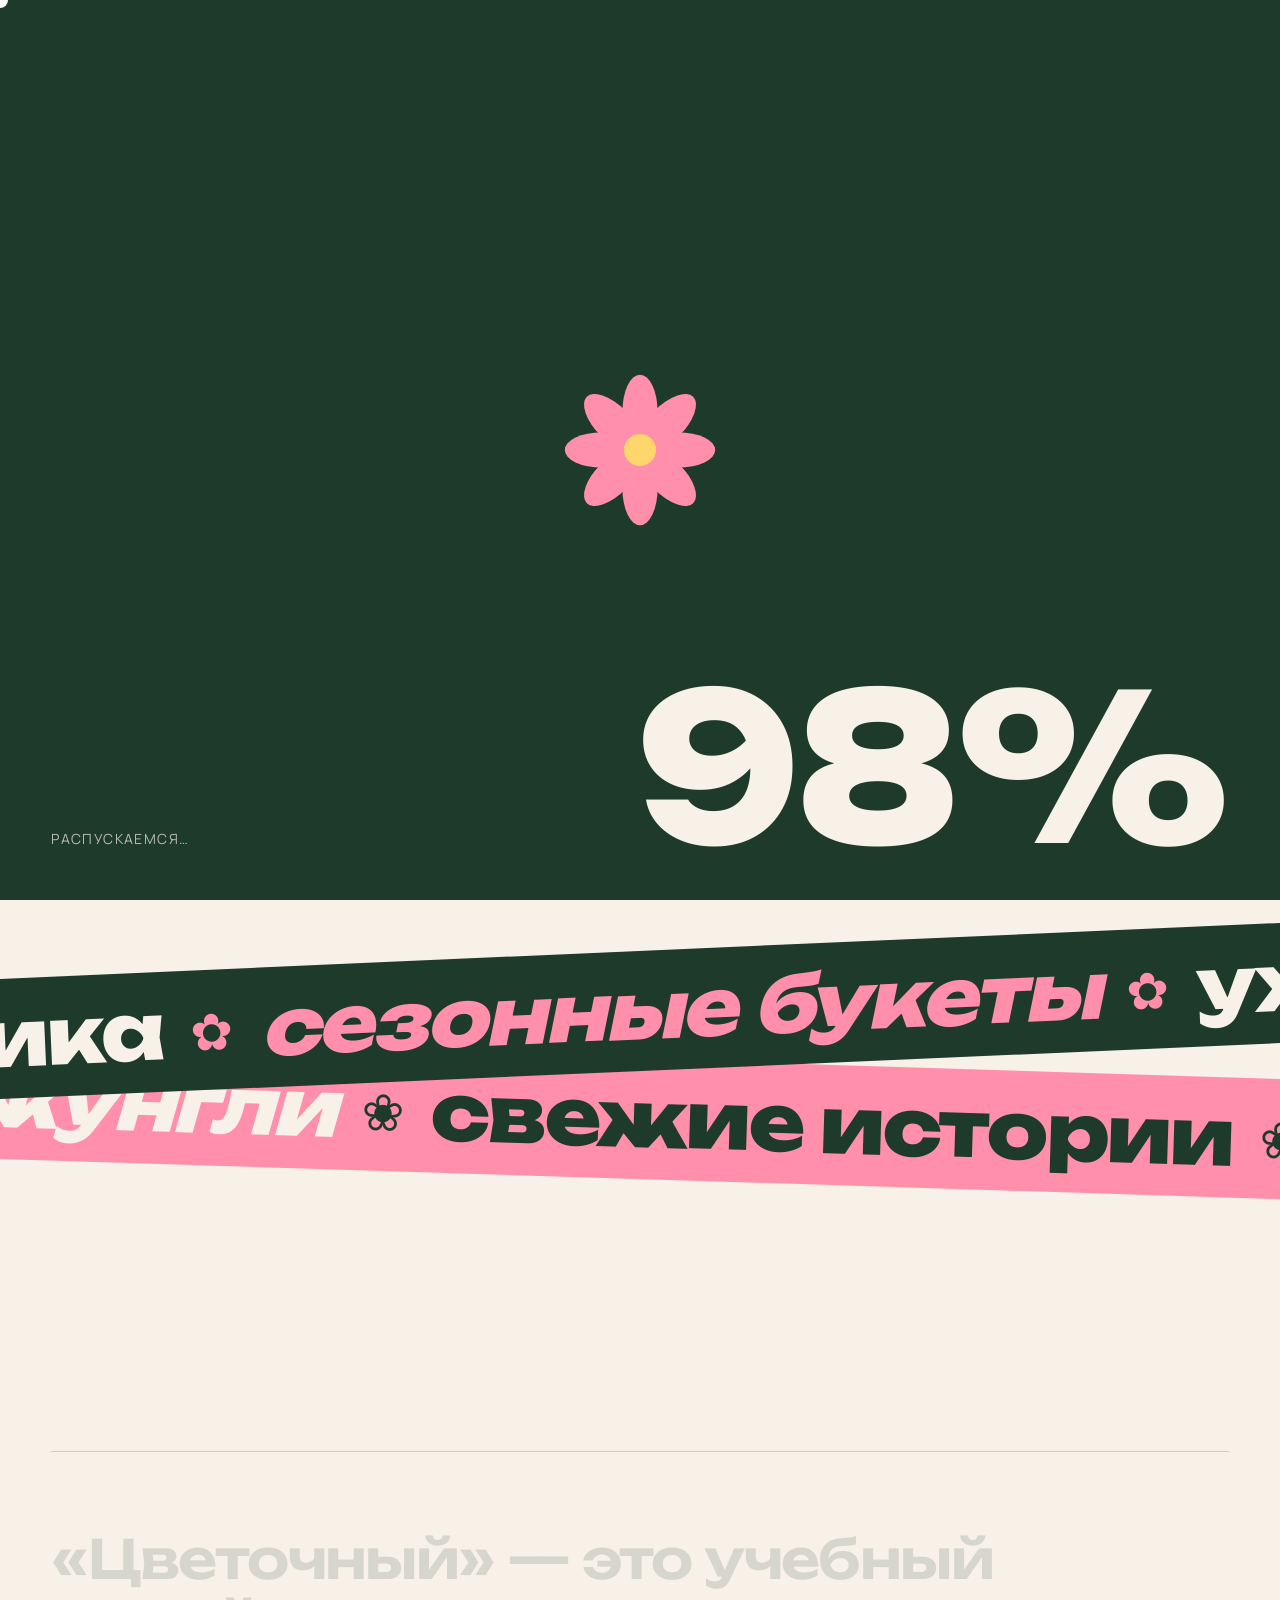
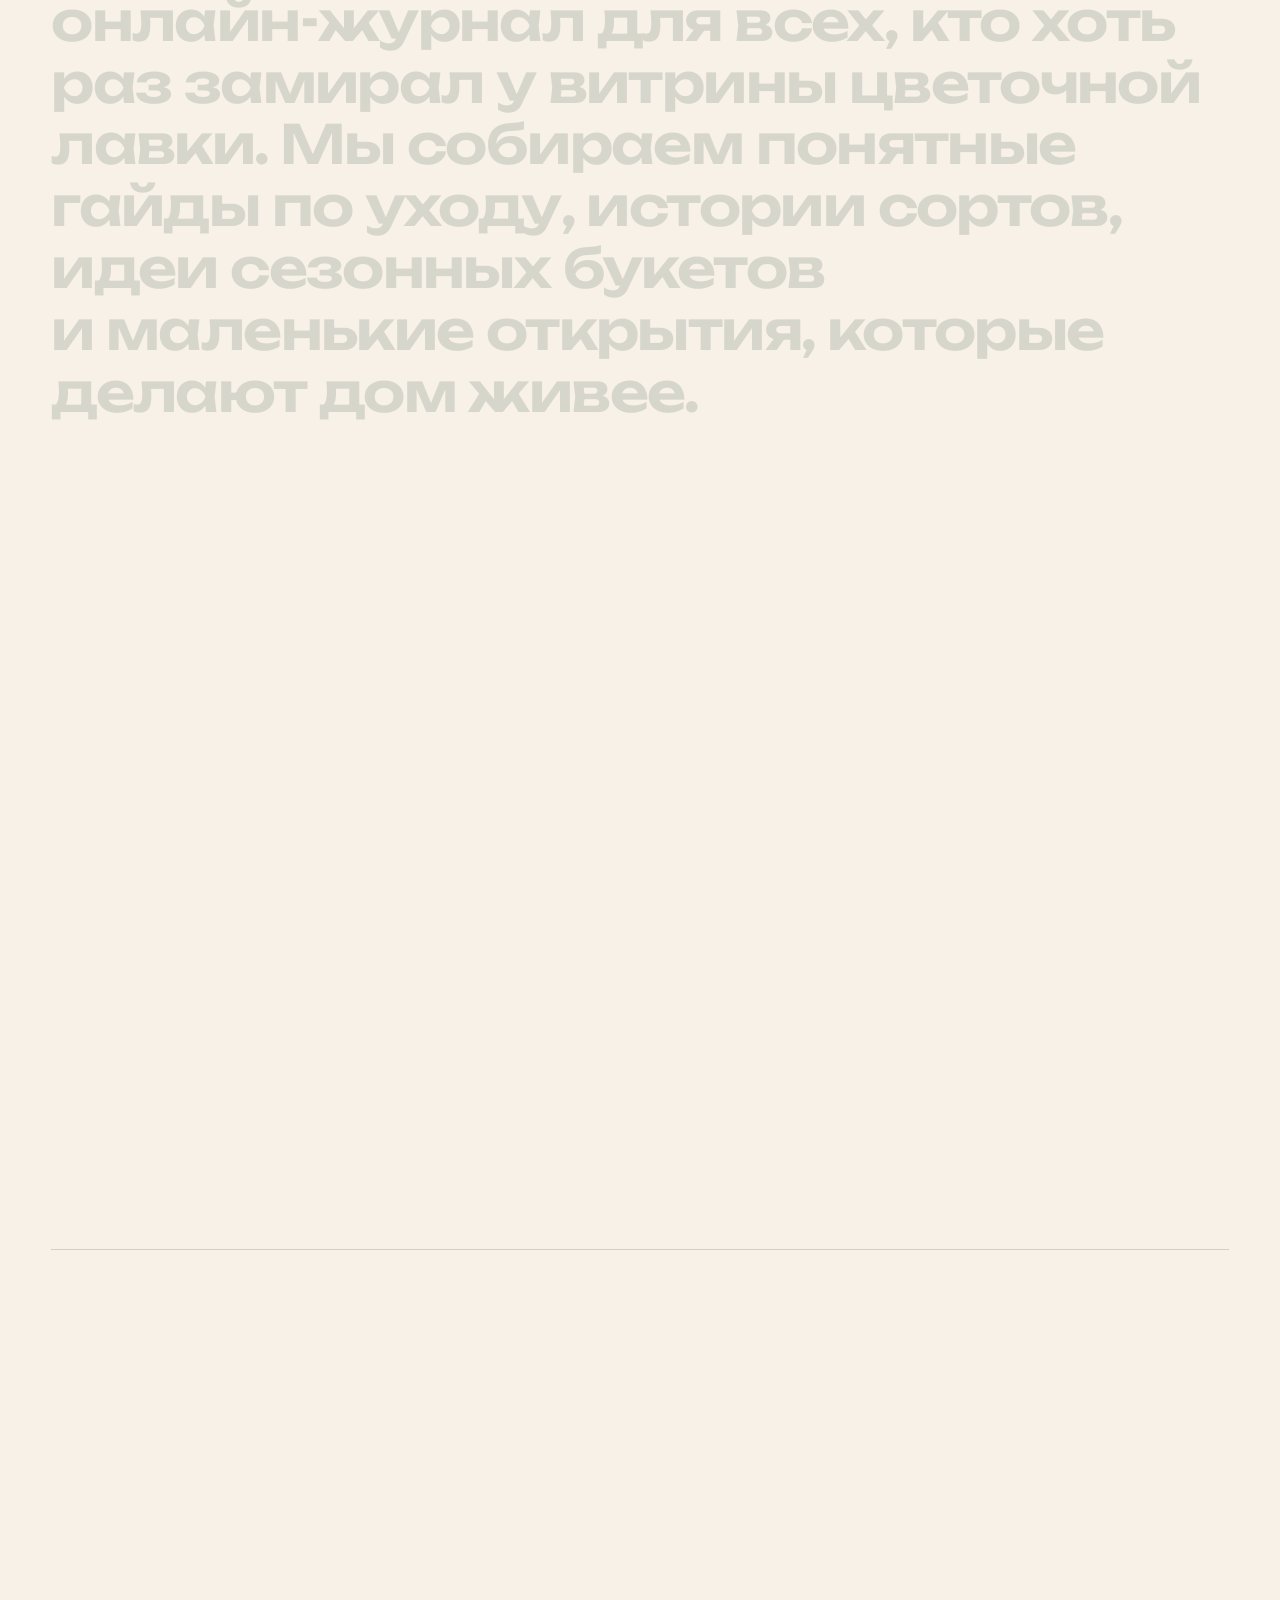
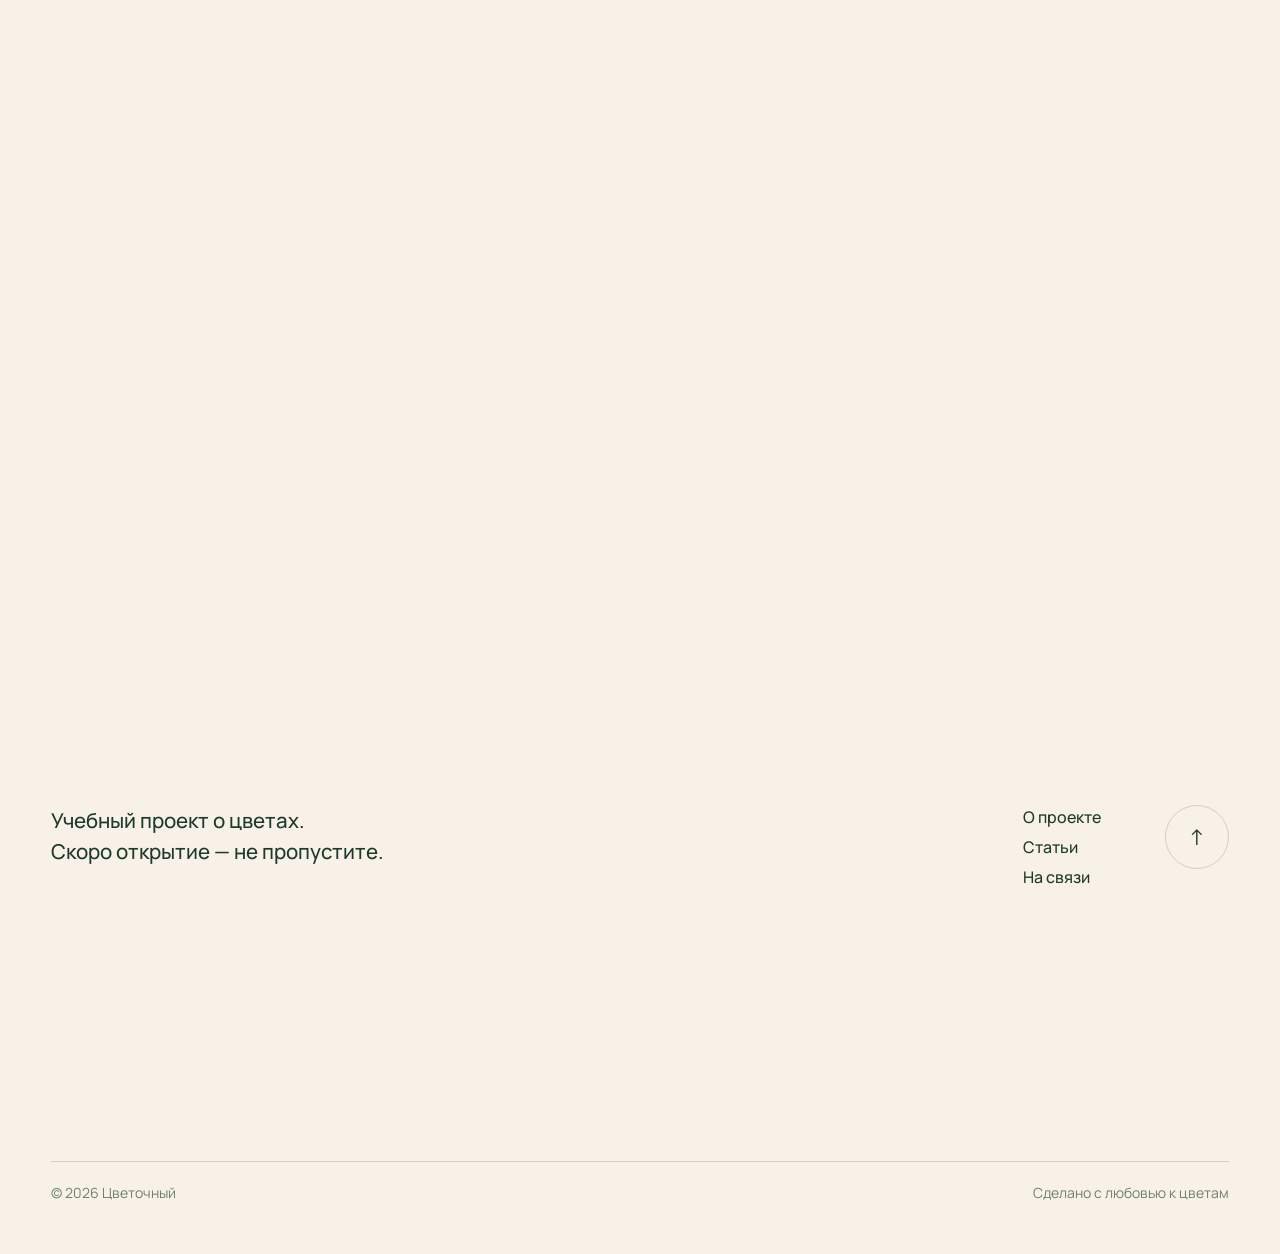
<file: tsvetochny/index.html>
<!DOCTYPE html>
<html lang="ru">
<head>
  <meta charset="UTF-8">
  <meta name="viewport" content="width=device-width, initial-scale=1">
  <title>Цветочный — скоро открытие</title>
  <meta name="description" content="Цветочный — учебный проект о цветах, флористике и уходе за растениями. Скоро открытие.">
  <meta name="theme-color" content="#f7f1e8">
  <link rel="stylesheet" href="css/fonts.css">
  <link rel="stylesheet" href="css/style.css">
</head>
<body class="page page--loading">
  <div class="loader">
    <div class="loader__flower">
      <svg class="flower flower--spin" viewBox="0 0 200 200">
        <g class="flower__petals">
          <ellipse cx="100" cy="52" rx="22" ry="46"/>
          <ellipse cx="100" cy="52" rx="22" ry="46" transform="rotate(45 100 100)"/>
          <ellipse cx="100" cy="52" rx="22" ry="46" transform="rotate(90 100 100)"/>
          <ellipse cx="100" cy="52" rx="22" ry="46" transform="rotate(135 100 100)"/>
          <ellipse cx="100" cy="52" rx="22" ry="46" transform="rotate(180 100 100)"/>
          <ellipse cx="100" cy="52" rx="22" ry="46" transform="rotate(225 100 100)"/>
          <ellipse cx="100" cy="52" rx="22" ry="46" transform="rotate(270 100 100)"/>
          <ellipse cx="100" cy="52" rx="22" ry="46" transform="rotate(315 100 100)"/>
        </g>
        <circle class="flower__center" cx="100" cy="100" r="20"/>
      </svg>
    </div>
    <p class="loader__counter"><span class="loader__value">0</span>%</p>
    <p class="loader__caption">распускаемся…</p>
  </div>
  <div class="cursor">
    <span class="cursor__circle"></span>
    <span class="cursor__label"></span>
  </div>
  <header class="header">
    <div class="header__inner">
      <a class="logo header__logo" href="#top">
        <svg class="logo__icon" viewBox="0 0 200 200">
          <g>
            <ellipse cx="100" cy="52" rx="24" ry="46"/>
            <ellipse cx="100" cy="52" rx="24" ry="46" transform="rotate(72 100 100)"/>
            <ellipse cx="100" cy="52" rx="24" ry="46" transform="rotate(144 100 100)"/>
            <ellipse cx="100" cy="52" rx="24" ry="46" transform="rotate(216 100 100)"/>
            <ellipse cx="100" cy="52" rx="24" ry="46" transform="rotate(288 100 100)"/>
          </g>
        </svg>
        <span class="logo__text">цветочный</span>
      </a>
      <nav class="nav header__nav">
        <a class="nav__link" href="#about"><span class="nav__text">О проекте</span></a>
        <a class="nav__link" href="#articles"><span class="nav__text">Статьи</span></a>
        <a class="nav__link" href="#contact"><span class="nav__text">На связи</span></a>
      </nav>
      <a class="button button--small header__button magnetic" href="#contact">
        <span class="button__text">Подписаться</span>
      </a>
      <button class="burger header__burger" type="button">
        <span class="burger__line"></span>
        <span class="burger__line"></span>
      </button>
    </div>
  </header>
  <div class="menu">
    <nav class="menu__nav">
      <a class="menu__link" href="#about"><span class="menu__index">01</span>О проекте</a>
      <a class="menu__link" href="#articles"><span class="menu__index">02</span>Статьи</a>
      <a class="menu__link" href="#contact"><span class="menu__index">03</span>На связи</a>
    </nav>
    <p class="menu__footer">учебный проект · 2026</p>
  </div>

  <main class="main" id="top">
    <section class="hero theme theme--light">
      <div class="hero__decor">
        <svg class="hero__blob fade" viewBox="0 0 200 200">
          <path d="M100,20 C145,20 180,55 180,100 C180,145 145,180 100,180 C55,180 20,145 20,100 C20,55 55,20 100,20 Z">
            <animate attributeName="d" dur="9s" repeatCount="indefinite"
              values="M100,20 C145,20 180,55 180,100 C180,145 145,180 100,180 C55,180 20,145 20,100 C20,55 55,20 100,20 Z;
                      M110,15 C150,35 195,60 175,105 C160,150 140,190 95,175 C50,165 15,140 25,95 C35,50 70,5 110,15 Z;
                      M100,30 C160,10 190,70 170,110 C150,160 120,185 90,170 C40,160 10,130 30,90 C45,50 60,40 100,30 Z;
                      M100,20 C145,20 180,55 180,100 C180,145 145,180 100,180 C55,180 20,145 20,100 C20,55 55,20 100,20 Z"/>
          </path>
        </svg>
        <svg class="flower hero__flower hero__flower--big fade" viewBox="0 0 200 200">
          <g class="flower__petals">
            <ellipse cx="100" cy="52" rx="22" ry="46"/>
            <ellipse cx="100" cy="52" rx="22" ry="46" transform="rotate(45 100 100)"/>
            <ellipse cx="100" cy="52" rx="22" ry="46" transform="rotate(90 100 100)"/>
            <ellipse cx="100" cy="52" rx="22" ry="46" transform="rotate(135 100 100)"/>
            <ellipse cx="100" cy="52" rx="22" ry="46" transform="rotate(180 100 100)"/>
            <ellipse cx="100" cy="52" rx="22" ry="46" transform="rotate(225 100 100)"/>
            <ellipse cx="100" cy="52" rx="22" ry="46" transform="rotate(270 100 100)"/>
            <ellipse cx="100" cy="52" rx="22" ry="46" transform="rotate(315 100 100)"/>
          </g>
          <circle class="flower__center" cx="100" cy="100" r="20"/>
        </svg>
        <svg class="flower flower--lilac hero__flower hero__flower--small fade" viewBox="0 0 200 200">
          <g class="flower__petals">
            <ellipse cx="100" cy="52" rx="26" ry="46"/>
            <ellipse cx="100" cy="52" rx="26" ry="46" transform="rotate(72 100 100)"/>
            <ellipse cx="100" cy="52" rx="26" ry="46" transform="rotate(144 100 100)"/>
            <ellipse cx="100" cy="52" rx="26" ry="46" transform="rotate(216 100 100)"/>
            <ellipse cx="100" cy="52" rx="26" ry="46" transform="rotate(288 100 100)"/>
          </g>
          <circle class="flower__center" cx="100" cy="100" r="18"/>
        </svg>
      </div>
      <div class="hero__inner">
        <p class="hero__eyebrow split split--words">учебный проект · сезон 2026</p>

        <h1 class="hero__title">
          <span class="hero__line split split--chars split--hover">Цветоч</span>
          <span class="hero__line hero__line--shift">
            <span class="split split--chars split--hover split--delay">ный</span>
            <span class="hero__asterisk fade">✿</span>
          </span>
        </h1>

        <div class="hero__bottom">
          <p class="hero__text split split--words split--delay">
            Журнал о&nbsp;цветах, букетах и&nbsp;тех, кто их&nbsp;выращивает. Мы&nbsp;ещё поливаем
            первые ростки&nbsp;— скоро здесь всё расцветёт.
          </p>

          <a class="badge hero__badge" href="#contact">
            <svg class="badge__ring" viewBox="0 0 200 200">
              <defs>
                <path id="badge-circle" d="M100,100 m-78,0 a78,78 0 1,1 156,0 a78,78 0 1,1 -156,0"/>
              </defs>
              <text class="badge__text">
                <textPath href="#badge-circle">скоро открытие ✿ скоро открытие ✿ скоро открытие ✿</textPath>
              </text>
            </svg>
            <span class="badge__center">✿</span>
          </a>

          <a class="scroll-hint hero__scroll" href="#about">
            <span class="scroll-hint__text">листайте</span>
            <span class="scroll-hint__line"></span>
          </a>
        </div>
      </div>
    </section>
    <section class="marquee">
      <div class="marquee__row">
        <div class="marquee__track">
          <span class="marquee__item">флористика</span><span class="marquee__star">✿</span>
          <span class="marquee__item marquee__item--accent">сезонные букеты</span><span class="marquee__star">✿</span>
          <span class="marquee__item">уход за растениями</span><span class="marquee__star">✿</span>
          <span class="marquee__item marquee__item--accent">язык цветов</span><span class="marquee__star">✿</span>
        </div>
        <div class="marquee__track">
          <span class="marquee__item">флористика</span><span class="marquee__star">✿</span>
          <span class="marquee__item marquee__item--accent">сезонные букеты</span><span class="marquee__star">✿</span>
          <span class="marquee__item">уход за растениями</span><span class="marquee__star">✿</span>
          <span class="marquee__item marquee__item--accent">язык цветов</span><span class="marquee__star">✿</span>
        </div>
      </div>
      <div class="marquee__row marquee__row--reverse">
        <div class="marquee__track">
          <span class="marquee__item">свежие истории</span><span class="marquee__star">❀</span>
          <span class="marquee__item marquee__item--accent">садовые советы</span><span class="marquee__star">❀</span>
          <span class="marquee__item">скоро открытие</span><span class="marquee__star">❀</span>
          <span class="marquee__item marquee__item--accent">комнатные джунгли</span><span class="marquee__star">❀</span>
        </div>
        <div class="marquee__track">
          <span class="marquee__item">свежие истории</span><span class="marquee__star">❀</span>
          <span class="marquee__item marquee__item--accent">садовые советы</span><span class="marquee__star">❀</span>
          <span class="marquee__item">скоро открытие</span><span class="marquee__star">❀</span>
          <span class="marquee__item marquee__item--accent">комнатные джунгли</span><span class="marquee__star">❀</span>
        </div>
      </div>
    </section>
    <section class="about section theme theme--light" id="about">
      <div class="section__head">
        <p class="section__label reveal">(01) О проекте</p>
        <p class="section__note reveal">что мы выращиваем</p>
      </div>

      <p class="about__lead">
        «Цветочный»&nbsp;— это учебный онлайн-журнал для всех, кто хоть раз замирал
        у&nbsp;витрины цветочной лавки. Мы&nbsp;собираем понятные гайды по&nbsp;уходу,
        истории сортов, идеи сезонных букетов и&nbsp;маленькие открытия, которые
        делают дом живее.
      </p>
      <ul class="about__list">
        <li class="about__item reveal">
          <span class="about__number">1</span>
          <h2 class="about__title">статья уже распустилась</h2>
          <p class="about__text">Первый материал можно прочитать прямо сейчас&nbsp;— остальные набирают бутоны.</p>
        </li>
        <li class="about__item reveal">
          <span class="about__number">12</span>
          <h2 class="about__title">материалов в&nbsp;работе</h2>
          <p class="about__text">Гайды, интервью с&nbsp;флористами и&nbsp;календарь цветения на&nbsp;весь год.</p>
        </li>
        <li class="about__item reveal">
          <span class="about__number">365</span>
          <h2 class="about__title">дней в&nbsp;цвету</h2>
          <p class="about__text">Рассказываем, что цветёт прямо сейчас&nbsp;— в&nbsp;любой сезон и&nbsp;на&nbsp;любом подоконнике.</p>
        </li>
      </ul>
    </section>
    <section class="articles section theme theme--dark" id="articles">
      <div class="section__head">
        <p class="section__label reveal">(02) Статьи</p>
        <p class="section__note reveal">свежий номер</p>
      </div>

      <h2 class="articles__title split split--words">Истории, которые распускаются</h2>

      <article class="card articles__card reveal">
        <a class="card__link" href="#">
          <div class="card__media">
            <div class="card__art">
              <svg class="flower card__flower card__flower--one" viewBox="0 0 200 200">
                <g class="flower__petals">
                  <ellipse cx="100" cy="52" rx="22" ry="46"/>
                  <ellipse cx="100" cy="52" rx="22" ry="46" transform="rotate(60 100 100)"/>
                  <ellipse cx="100" cy="52" rx="22" ry="46" transform="rotate(120 100 100)"/>
                  <ellipse cx="100" cy="52" rx="22" ry="46" transform="rotate(180 100 100)"/>
                  <ellipse cx="100" cy="52" rx="22" ry="46" transform="rotate(240 100 100)"/>
                  <ellipse cx="100" cy="52" rx="22" ry="46" transform="rotate(300 100 100)"/>
                </g>
                <circle class="flower__center" cx="100" cy="100" r="20"/>
              </svg>
              <svg class="flower flower--lilac card__flower card__flower--two" viewBox="0 0 200 200">
                <g class="flower__petals">
                  <ellipse cx="100" cy="52" rx="26" ry="46"/>
                  <ellipse cx="100" cy="52" rx="26" ry="46" transform="rotate(72 100 100)"/>
                  <ellipse cx="100" cy="52" rx="26" ry="46" transform="rotate(144 100 100)"/>
                  <ellipse cx="100" cy="52" rx="26" ry="46" transform="rotate(216 100 100)"/>
                  <ellipse cx="100" cy="52" rx="26" ry="46" transform="rotate(288 100 100)"/>
                </g>
                <circle class="flower__center" cx="100" cy="100" r="18"/>
              </svg>
              <span class="card__stem"></span>
            </div>
            <span class="card__tag">Уход</span>
          </div>

          <div class="card__body">
            <p class="card__meta"><time datetime="2026-09-28">28 сентября 2026</time> · 6 минут</p>
            <h3 class="card__title">Как продлить жизнь букету: 7&nbsp;простых правил</h3>
            <p class="card__excerpt">
              Подрезать стебли под водой, менять воду каждый день и&nbsp;держать вазу подальше от&nbsp;фруктов.
              Разбираемся, почему это работает и&nbsp;какие лайфхаки из&nbsp;интернета лучше забыть.
            </p>
            <span class="card__more">Читать статью <span class="card__arrow">→</span></span>
          </div>
        </a>
      </article>
      <ul class="soon articles__soon">
        <li class="soon__item reveal">
          <span class="soon__index">02</span>
          <h3 class="soon__title">Календарь цветения: что сажать осенью</h3>
          <span class="soon__status">Coming soon</span>
        </li>
        <li class="soon__item reveal">
          <span class="soon__index">03</span>
          <h3 class="soon__title">Язык цветов: что на&nbsp;самом деле значит ваш букет</h3>
          <span class="soon__status">Coming soon</span>
        </li>
        <li class="soon__item reveal">
          <span class="soon__index">04</span>
          <h3 class="soon__title">Интервью с&nbsp;флористом: один день в&nbsp;мастерской</h3>
          <span class="soon__status">Coming soon</span>
        </li>
        <li class="soon__item reveal">
          <span class="soon__index">05</span>
          <h3 class="soon__title">Комнатные джунгли для тех, кто всё забывает</h3>
          <span class="soon__status">Coming soon</span>
        </li>
      </ul>
      <div class="preview">
        <svg class="preview__blob" viewBox="0 0 200 200">
          <path class="preview__path" d="M100,20 C145,20 180,55 180,100 C180,145 145,180 100,180 C55,180 20,145 20,100 C20,55 55,20 100,20 Z">
            <animate attributeName="d" dur="6s" repeatCount="indefinite"
              values="M100,20 C145,20 180,55 180,100 C180,145 145,180 100,180 C55,180 20,145 20,100 C20,55 55,20 100,20 Z;
                      M100,30 C160,10 190,70 170,110 C150,160 120,185 90,170 C40,160 10,130 30,90 C45,50 60,40 100,30 Z;
                      M110,15 C150,35 195,60 175,105 C160,150 140,190 95,175 C50,165 15,140 25,95 C35,50 70,5 110,15 Z;
                      M100,20 C145,20 180,55 180,100 C180,145 145,180 100,180 C55,180 20,145 20,100 C20,55 55,20 100,20 Z"/>
          </path>
        </svg>
        <span class="preview__emoji">✿</span>
      </div>
    </section>
    <section class="contact section theme theme--pink" id="contact">
      <div class="section__head">
        <p class="section__label reveal">(03) На связи</p>
        <p class="section__note reveal">без спама, только цветы</p>
      </div>

      <div class="contact__grid">
        <div class="contact__intro">
          <h2 class="contact__title split split--words">Оставайтесь на&nbsp;связи</h2>
          <p class="contact__text reveal">
            Напишите нам&nbsp;— пришлём письмо, как только откроемся, и&nbsp;поделимся первыми
            статьями раньше всех. Идеи для материалов тоже очень ждём.
          </p>
        </div>

        <form class="form contact__form reveal" action="https://formspree.io/f/YOUR_FORM_ID" method="POST">
          <div class="form__field">
            <input class="form__input" type="text" id="name" name="name" placeholder=" " autocomplete="name" required>
            <label class="form__label" for="name">Как вас зовут</label>
          </div>

          <div class="form__field">
            <input class="form__input" type="email" id="email" name="email" placeholder=" " autocomplete="email" required>
            <label class="form__label" for="email">Email</label>
          </div>

          <div class="form__field">
            <textarea class="form__input form__input--textarea" id="message" name="message" placeholder=" " rows="3"></textarea>
            <label class="form__label" for="message">Любимый цветок или идея статьи</label>
          </div>

          <input class="form__trap" type="text" name="_gotcha" tabindex="-1" autocomplete="off">
          <input type="hidden" name="_subject" value="Цветочный: новая заявка">

          <label class="form__check">
            <input class="form__checkbox" type="checkbox" name="consent" required>
            <span class="form__checkmark"></span>
            <span class="form__check-text">Согласен(на) на&nbsp;обработку персональных данных</span>
          </label>

          <div class="form__footer">
            <button class="button form__submit magnetic" type="submit">
              <span class="button__text">Отправить</span>
              <span class="button__icon">✿</span>
            </button>
            <p class="form__note">Нажимая кнопку, вы подписываетесь на новости «Цветочного»</p>
          </div>
        </form>
      </div>
    </section>
  </main>

  <footer class="footer theme theme--dark">
    <div class="footer__top">
      <p class="footer__text">Учебный проект о&nbsp;цветах.<br>Скоро открытие&nbsp;— не&nbsp;пропустите.</p>

      <nav class="footer__nav">
        <a class="footer__link" href="#about">О проекте</a>
        <a class="footer__link" href="#articles">Статьи</a>
        <a class="footer__link" href="#contact">На связи</a>
      </nav>

      <button class="footer__up magnetic" type="button">↑</button>
    </div>

    <p class="footer__wordmark split split--chars split--hover">цветочный</p>

    <div class="footer__bottom">
      <span>© <span class="footer__year">2026</span> Цветочный</span>
      <span>Сделано с&nbsp;любовью к&nbsp;цветам</span>
    </div>
  </footer>

  <script src="js/main.js"></script>
</body>
</html>
</file>
<file: tsvetochny/css/fonts.css>
@font-face {
  font-family: 'Unbounded';
  src: url('../fonts/unbounded-cyrillic.woff2') format('woff2');
  font-weight: 200 900;
  font-display: swap;
}

@font-face {
  font-family: 'Unbounded';
  src: url('../fonts/unbounded-latin.woff2') format('woff2');
  font-weight: 200 900;
  font-display: swap;
}

@font-face {
  font-family: 'Manrope';
  src: url('../fonts/manrope-cyrillic.woff2') format('woff2');
  font-weight: 200 800;
  font-display: swap;
}

@font-face {
  font-family: 'Manrope';
  src: url('../fonts/manrope-latin.woff2') format('woff2');
  font-weight: 200 800;
  font-display: swap;
}
</file>
<file: tsvetochny/css/style.css>
/* ==========================================================================
   0. База
   ========================================================================== */
:root {
  --c-cream: #f7f1e8;
  --c-green: #1e3a2b;
  --c-pink: #ff8fab;
  --c-pink-soft: #ffc2d1;
  --c-lilac: #b9a6f2;
  --c-butter: #ffd66b;
  --c-lime: #c9e265;
  --c-peach: #ffc98b;

  --font-display: "Unbounded", "Arial Black", sans-serif;
  --font-body: "Manrope", "Helvetica Neue", Arial, sans-serif;

  --gutter: clamp(16px, 4vw, 56px);
  --radius: clamp(16px, 2vw, 28px);
  --header-h: 84px;
  --ease-out: cubic-bezier(0.19, 1, 0.22, 1);
  --ease-in-out: cubic-bezier(0.77, 0, 0.175, 1);
}

*,
*::before,
*::after {
  box-sizing: border-box;
}

html {
  scroll-behavior: smooth;
  -webkit-text-size-adjust: 100%;
}

body,
h1, h2, h3, p, ul {
  margin: 0;
}

ul {
  padding: 0;
  list-style: none;
}

a {
  color: inherit;
  text-decoration: none;
}

button,
input,
textarea {
  font: inherit;
  color: inherit;
}

svg {
  display: block;
}

::selection {
  background: var(--c-pink);
  color: var(--c-green);
}

.page {
  --bg: var(--c-cream);
  --ink: var(--c-green);
  --accent: var(--c-pink);
  --muted: rgba(30, 58, 43, 0.62);
  --line: rgba(30, 58, 43, 0.18);

  min-height: 100vh;
  background-color: var(--bg);
  color: var(--ink);
  font-family: var(--font-body);
  font-size: 16px;
  line-height: 1.5;
  overflow-x: hidden;
  transition: background-color 0.8s var(--ease-out), color 0.8s var(--ease-out);
}

@keyframes spin {
  to {
    transform: rotate(360deg);
  }
}

@media (prefers-reduced-motion: reduce) {
  html {
    scroll-behavior: auto;
  }

  *,
  *::before,
  *::after {
    animation-duration: 0.01ms !important;
    animation-iteration-count: 1 !important;
    transition-duration: 0.01ms !important;
    transition-delay: 0ms !important;
  }
}

/* ==========================================================================
   1.1 Шапка и логотип
   ========================================================================== */
.header {
  position: fixed;
  top: 0;
  left: 0;
  right: 0;
  z-index: 100;
  padding: 0 var(--gutter);
  transition: transform 0.6s var(--ease-out), background-color 0.4s, box-shadow 0.4s;
}

.header__inner {
  display: flex;
  align-items: center;
  gap: 32px;
  height: var(--header-h);
}

.logo {
  display: inline-flex;
  align-items: center;
  gap: 10px;
  font-family: var(--font-display);
  font-weight: 800;
  font-size: 20px;
  letter-spacing: -0.02em;
}

.logo__icon {
  width: 30px;
  height: 30px;
  fill: var(--c-pink);
  transition: transform 0.8s var(--ease-out);
}

.logo:hover .logo__icon {
  transform: rotate(144deg) scale(1.1);
}

@media (max-width: 768px) {
  :root {
    --header-h: 72px;
  }
}

/* ==========================================================================
   1.2 Навигация
   ========================================================================== */
.nav {
  display: flex;
  gap: 32px;
}

.header__nav {
  margin-left: auto;
}

.nav__link {
  display: inline-block;
  height: 1.5em;
  overflow: hidden;
  font-weight: 500;
  line-height: 1.5;
}

.nav__text {
  display: block;
  text-shadow: 0 1.5em 0 var(--accent);
  transition: transform 0.5s var(--ease-out);
}

.nav__link:hover .nav__text,
.nav__link:focus-visible .nav__text {
  transform: translateY(-1.5em);
}

@media (max-width: 768px) {
  .header__nav {
    display: none;
  }
}

/* ==========================================================================
   1.3 Кнопка
   ========================================================================== */
.button {
  position: relative;
  display: inline-flex;
  align-items: center;
  justify-content: center;
  gap: 12px;
  padding: 20px 36px;
  border: 0;
  border-radius: 999px;
  background: var(--ink);
  color: var(--bg);
  font-family: var(--font-display);
  font-size: 16px;
  font-weight: 600;
  overflow: hidden;
  isolation: isolate;
  cursor: pointer;
  transition: color 0.5s var(--ease-out), transform 0.4s var(--ease-out);
}

.button::before {
  content: "";
  position: absolute;
  left: 50%;
  top: 100%;
  z-index: -1;
  width: 150%;
  aspect-ratio: 1;
  border-radius: 50%;
  background: var(--c-pink);
  transform: translate(-50%, 0) scale(0);
  transition: transform 0.6s var(--ease-out);
}

.button:hover,
.button:focus-visible {
  color: var(--c-green);
}

.button:hover::before,
.button:focus-visible::before {
  transform: translate(-50%, -50%) scale(1);
}

.button:disabled {
  opacity: 0.6;
  pointer-events: none;
}

.button--small {
  padding: 12px 22px;
  font-size: 14px;
}

.button__text,
.button__icon {
  position: relative;
  pointer-events: none;
}

.button__icon {
  display: inline-block;
  transition: transform 0.8s var(--ease-out);
}

.button:hover .button__icon {
  transform: rotate(180deg) scale(1.2);
}

@media (max-width: 768px) {
  .header__button {
    display: none;
  }
}

/* ==========================================================================
   1.4 Бургер и мобильное меню
   ========================================================================== */
.page--locked {
  overflow: hidden;
}

.header__burger {
  display: none;
}

.burger {
  position: relative;
  width: 48px;
  height: 48px;
  border: 1px solid currentColor;
  border-radius: 50%;
  background: transparent;
  cursor: pointer;
}

.burger__line {
  position: absolute;
  left: 14px;
  right: 14px;
  height: 2px;
  border-radius: 2px;
  background: currentColor;
  transition: transform 0.5s var(--ease-out);
}

.burger__line:first-child {
  top: 19px;
}

.burger__line:last-child {
  top: 27px;
}

.burger--open .burger__line:first-child {
  transform: translateY(4px) rotate(45deg);
}

.burger--open .burger__line:last-child {
  transform: translateY(-4px) rotate(-45deg);
}

.menu {
  position: fixed;
  inset: 0;
  z-index: 90;
  display: flex;
  flex-direction: column;
  justify-content: space-between;
  padding: calc(var(--header-h) + 32px) var(--gutter) var(--gutter);
  background: var(--c-pink);
  color: var(--c-green);
  clip-path: circle(0 at calc(100% - var(--gutter) - 24px) calc(var(--header-h) / 2));
  visibility: hidden;
  transition: clip-path 0.9s var(--ease-in-out), visibility 0s 0.9s;
}

.menu--open {
  clip-path: circle(150% at calc(100% - var(--gutter) - 24px) calc(var(--header-h) / 2));
  visibility: visible;
  transition: clip-path 0.9s var(--ease-in-out), visibility 0s;
}

.menu__nav {
  display: flex;
  flex-direction: column;
  gap: 8px;
}

.menu__link {
  display: flex;
  align-items: flex-start;
  gap: 12px;
  font-family: var(--font-display);
  font-weight: 800;
  font-size: clamp(40px, 11vw, 72px);
  line-height: 1.05;
  letter-spacing: -0.03em;
  opacity: 0;
  transform: translateY(60px);
  transition: transform 0.8s var(--ease-out), opacity 0.8s;
}

.menu--open .menu__link {
  opacity: 1;
  transform: none;
}

.menu--open .menu__link:nth-child(1) { transition-delay: 0.25s; }
.menu--open .menu__link:nth-child(2) { transition-delay: 0.32s; }
.menu--open .menu__link:nth-child(3) { transition-delay: 0.39s; }

.menu__index {
  padding-top: 0.6em;
  font-family: var(--font-body);
  font-size: 14px;
  font-weight: 700;
  letter-spacing: 0;
}

.menu__footer {
  font-size: 14px;
  letter-spacing: 0.1em;
  text-transform: uppercase;
}

/* Шапка поверх открытого меню */
.header--menu {
  color: var(--c-green);
}

.header--menu .logo__icon {
  fill: var(--c-cream);
}

@media (max-width: 768px) {
  .header__burger {
    display: block;
    margin-left: auto;
  }
}

/* ==========================================================================
   1.5 Шапка при скролле
   ========================================================================== */
.header--scrolled {
  background-color: color-mix(in srgb, var(--bg) 82%, transparent);
  backdrop-filter: blur(12px);
  -webkit-backdrop-filter: blur(12px);
  box-shadow: 0 1px 0 var(--line);
}

.header--hidden {
  transform: translateY(-100%);
}

.header--menu.header--scrolled {
  background-color: transparent;
  box-shadow: none;
  backdrop-filter: none;
  -webkit-backdrop-filter: none;
}

/* ==========================================================================
   2.1 Первый экран: каркас и заголовок
   ========================================================================== */
.hero {
  position: relative;
  display: flex;
  min-height: 100vh;
  min-height: 100svh;
  padding: calc(var(--header-h) + 24px) var(--gutter) var(--gutter);
  overflow: hidden;
}

.hero__inner {
  position: relative;
  display: flex;
  flex-direction: column;
  justify-content: flex-end;
  width: 100%;
}

.hero__eyebrow {
  margin-bottom: auto;
  font-size: 14px;
  font-weight: 700;
  letter-spacing: 0.1em;
  text-transform: uppercase;
}

.hero__title {
  margin: clamp(32px, 6vh, 64px) 0 clamp(24px, 4vh, 48px);
  font-family: var(--font-display);
  font-weight: 800;
  font-size: clamp(64px, 17vw, 300px);
  line-height: 0.94;
  letter-spacing: -0.05em;
  text-transform: lowercase;
}

.hero__line {
  display: block;
}

.hero__line--shift {
  display: flex;
  align-items: flex-start;
  justify-content: flex-end;
  padding-right: 4vw;
}

.hero__asterisk {
  display: inline-block;
  margin-left: 0.08em;
  font-size: 0.4em;
  line-height: 1;
  color: var(--c-pink);
  animation: spin 10s linear infinite;
}

@media (max-width: 768px) {
  .hero__line--shift {
    padding-right: 0;
  }
}

/* ==========================================================================
   2.2 Split — буквы и слова, fade — простое появление
   ========================================================================== */
.split__word {
  display: inline-block;
  overflow: hidden;
  padding: 0.12em 0.02em;
  margin: -0.12em -0.02em;
  vertical-align: top;
}

.split__item {
  display: inline-block;
  transform: translateY(115%) rotate(6deg);
  transform-origin: left bottom;
  transition: transform 1.1s var(--ease-out);
}

.split--visible .split__item {
  transform: none;
}

.split__item--bounce {
  animation: bounce 0.7s var(--ease-out);
}

@keyframes bounce {
  35% {
    transform: translateY(-14%) rotate(-6deg);
    color: var(--c-pink);
  }
}

.fade {
  opacity: 0;
  scale: 0.6;
  transition: opacity 1.4s var(--ease-out), scale 1.8s var(--ease-out);
}

.fade--visible {
  opacity: 1;
  scale: 1;
}

@media (prefers-reduced-motion: reduce) {
  .split__item {
    transform: none;
  }

  .fade {
    opacity: 1;
    scale: 1;
  }
}

/* ==========================================================================
   2.3 Первый экран: низ, бейдж, подсказка
   ========================================================================== */
.hero__bottom {
  display: grid;
  grid-template-columns: minmax(0, 1fr) auto auto;
  align-items: end;
  gap: clamp(24px, 4vw, 64px);
}

.hero__text {
  max-width: 460px;
  font-size: clamp(16px, 1.4vw, 20px);
  font-weight: 500;
}

.badge {
  position: relative;
  display: grid;
  place-items: center;
  width: clamp(110px, 11vw, 160px);
  aspect-ratio: 1;
}

.badge__ring {
  position: absolute;
  inset: 0;
  width: 100%;
  height: 100%;
  animation: spin 16s linear infinite;
}

.badge__text {
  fill: currentColor;
  font-family: var(--font-display);
  font-size: 17.5px;
  font-weight: 600;
  letter-spacing: 0.06em;
  text-transform: uppercase;
}

.badge__center {
  display: grid;
  place-items: center;
  width: 42%;
  aspect-ratio: 1;
  border-radius: 50%;
  background: var(--c-pink);
  color: var(--c-green);
  font-size: clamp(22px, 2.4vw, 34px);
  transition: transform 0.6s var(--ease-out);
}

.badge:hover .badge__center {
  transform: scale(1.25) rotate(90deg);
}

.scroll-hint {
  display: flex;
  flex-direction: column;
  align-items: center;
  gap: 12px;
  font-size: 12px;
  font-weight: 700;
  letter-spacing: 0.12em;
  text-transform: uppercase;
}

.scroll-hint__text {
  writing-mode: vertical-rl;
}

.scroll-hint__line {
  position: relative;
  width: 1px;
  height: 64px;
  background: var(--line);
  overflow: hidden;
}

.scroll-hint__line::after {
  content: "";
  position: absolute;
  left: 0;
  top: -40%;
  width: 100%;
  height: 40%;
  background: var(--ink);
  animation: scroll-line 1.8s var(--ease-in-out) infinite;
}

@keyframes scroll-line {
  from {
    top: -40%;
  }

  to {
    top: 100%;
  }
}

@media (max-width: 768px) {
  .hero__bottom {
    grid-template-columns: minmax(0, 1fr) auto;
  }

  .hero__text {
    grid-column: 1 / -1;
  }

  .hero__scroll {
    justify-self: end;
  }
}

/* ==========================================================================
   2.4 Цветок (переиспользуемый блок) и декор первого экрана
   ========================================================================== */
.flower__petals {
  fill: var(--c-pink);
  transform-box: fill-box;
  transform-origin: center;
}

.flower__center {
  fill: var(--c-butter);
}

.flower--lilac .flower__petals {
  fill: var(--c-lilac);
}

.hero__decor {
  position: absolute;
  inset: 0;
  pointer-events: none;
}

.hero__blob {
  position: absolute;
  top: 6%;
  right: -8%;
  width: clamp(320px, 48vw, 760px);
  fill: var(--c-pink-soft);
  transition: opacity 1.4s var(--ease-out) 0.3s, scale 1.8s var(--ease-out) 0.3s, transform 0.8s var(--ease-out);
}

.hero__flower {
  position: absolute;
  transition: opacity 1.4s var(--ease-out) 0.6s, scale 1.8s var(--ease-out) 0.6s, transform 0.8s var(--ease-out);
}

.hero__flower .flower__petals {
  animation: spin 24s linear infinite;
}

.hero__flower--big {
  top: 16%;
  right: 12%;
  width: clamp(150px, 20vw, 320px);
}

.hero__flower--small {
  top: 20%;
  right: 46%;
  width: clamp(70px, 8vw, 130px);
}

.hero__flower--small .flower__petals {
  animation-direction: reverse;
  animation-duration: 14s;
}

@media (max-width: 1024px) {
  .hero__flower--small {
    right: 52%;
  }
}

@media (max-width: 768px) {
  .hero__blob {
    top: 12%;
    right: -30%;
    width: 110vw;
  }

  .hero__flower--big {
    top: 18%;
    right: 8%;
    width: 38vw;
  }

  .hero__flower--small {
    top: 40%;
    right: auto;
    left: 10%;
    width: 18vw;
  }
}

/* ==========================================================================
   3. Бегущая строка
   ========================================================================== */
.marquee {
  position: relative;
  z-index: 2;
  padding: clamp(24px, 4vw, 56px) 0;
  overflow: hidden;
  transition: transform 0.3s var(--ease-out);
}

.marquee__row {
  display: flex;
  width: 110%;
  margin-left: -5%;
  padding: clamp(10px, 1.4vw, 20px) 0;
  background: var(--c-green);
  color: var(--c-cream);
  transform: rotate(-2.5deg);
}

.marquee__row--reverse {
  position: relative;
  z-index: -1;
  margin-top: -12px;
  background: var(--c-pink);
  color: var(--c-green);
  transform: rotate(1.8deg);
}

.marquee__track {
  display: flex;
  flex-shrink: 0;
  align-items: center;
  white-space: nowrap;
}

.marquee__item {
  padding: 0 0.35em;
  font-family: var(--font-display);
  font-weight: 800;
  font-size: clamp(32px, 6vw, 96px);
  line-height: 1.1;
  letter-spacing: -0.03em;
  text-transform: lowercase;
}

.marquee__item--accent {
  color: var(--c-pink);
  font-style: italic;
}

.marquee__row--reverse .marquee__item--accent {
  color: var(--c-cream);
}

.marquee__star {
  display: inline-block;
  font-size: clamp(24px, 4vw, 64px);
  color: var(--c-pink);
  animation: spin 6s linear infinite;
}

.marquee__row--reverse .marquee__star {
  color: var(--c-green);
}

/* ==========================================================================
   4.1 Секция и появление при скролле
   ========================================================================== */
.section {
  position: relative;
  padding: clamp(96px, 14vw, 200px) var(--gutter);
}

.section__head {
  display: flex;
  justify-content: space-between;
  gap: 16px;
  padding-bottom: 20px;
  margin-bottom: clamp(40px, 6vw, 88px);
  border-bottom: 1px solid var(--line);
  font-size: 14px;
  font-weight: 700;
  letter-spacing: 0.08em;
  text-transform: uppercase;
}

.section__note {
  color: var(--muted);
}

.reveal {
  opacity: 0;
  transform: translateY(48px);
  transition: opacity 1s var(--ease-out), transform 1.2s var(--ease-out);
  transition-delay: var(--delay, 0ms);
}

.reveal--visible {
  opacity: 1;
  transform: none;
}

@media (max-width: 560px) {
  .section__note {
    display: none;
  }
}

@media (prefers-reduced-motion: reduce) {
  .reveal {
    opacity: 1;
    transform: none;
  }
}

/* ==========================================================================
   4.2 О проекте: текст по словам
   ========================================================================== */
.about__lead {
  max-width: 1400px;
  font-family: var(--font-display);
  font-weight: 600;
  font-size: clamp(26px, 4.2vw, 68px);
  line-height: 1.15;
  letter-spacing: -0.03em;
}

.about__word {
  opacity: 0.14;
  transition: opacity 0.4s, color 0.4s;
}

.about__word--active {
  opacity: 1;
}

.about__word--accent.about__word--active {
  color: var(--c-pink);
}

/* ==========================================================================
   4.3 О проекте: карточки
   ========================================================================== */
.about__list {
  display: grid;
  grid-template-columns: repeat(3, minmax(0, 1fr));
  gap: clamp(16px, 2vw, 32px);
  margin-top: clamp(64px, 10vw, 160px);
}

.about__item {
  display: flex;
  flex-direction: column;
  gap: 12px;
  padding: clamp(24px, 2.4vw, 40px);
  border: 1px solid var(--line);
  border-radius: var(--radius);
  transition: background-color 0.5s var(--ease-out), transform 0.6s var(--ease-out), opacity 1s var(--ease-out);
}

.about__item:nth-child(2) {
  --delay: 120ms;
}

.about__item:nth-child(3) {
  --delay: 240ms;
}

.about__item:hover {
  background-color: var(--c-pink-soft);
  transform: translateY(-8px) rotate(-1deg);
}

.about__number {
  font-family: var(--font-display);
  font-weight: 800;
  font-size: clamp(56px, 7vw, 120px);
  line-height: 1;
  letter-spacing: -0.05em;
  font-variant-numeric: tabular-nums;
}

.about__title {
  font-family: var(--font-display);
  font-size: clamp(18px, 1.6vw, 24px);
  font-weight: 600;
  line-height: 1.2;
}

.about__text {
  color: var(--muted);
}

@media (max-width: 1024px) {
  .about__list {
    grid-template-columns: repeat(2, minmax(0, 1fr));
  }

  .about__item:last-child {
    grid-column: span 2;
  }
}

@media (max-width: 560px) {
  .about__list {
    grid-template-columns: 1fr;
  }

  .about__item:last-child {
    grid-column: auto;
  }
}

/* ==========================================================================
   5.1 Статьи: каркас и тёмная тема
   ========================================================================== */
.page--dark {
  --bg: var(--c-green);
  --ink: var(--c-cream);
  --muted: rgba(247, 241, 232, 0.62);
  --line: rgba(247, 241, 232, 0.2);
}

.articles__title {
  max-width: 1100px;
  margin-bottom: clamp(48px, 7vw, 112px);
  font-family: var(--font-display);
  font-weight: 800;
  font-size: clamp(40px, 7vw, 120px);
  line-height: 0.95;
  letter-spacing: -0.045em;
}

/* ==========================================================================
   5.2 Карточка статьи
   ========================================================================== */
.card__link {
  display: grid;
  grid-template-columns: minmax(0, 1.25fr) minmax(0, 1fr);
  align-items: center;
  gap: clamp(24px, 5vw, 96px);
}

.card__media {
  position: relative;
  aspect-ratio: 5 / 4;
  border-radius: var(--radius);
  overflow: hidden;
  transition: transform 0.6s var(--ease-out);
}

.card__art {
  position: absolute;
  inset: 0;
  background:
    radial-gradient(circle at 20% 20%, var(--c-butter) 0 18%, transparent 40%),
    radial-gradient(circle at 85% 90%, var(--c-lilac) 0 20%, transparent 50%),
    linear-gradient(135deg, var(--c-pink-soft), var(--c-pink));
  transition: transform 1.2s var(--ease-out);
}

.card__flower {
  position: absolute;
  transition: transform 1.2s var(--ease-out);
}

.card__flower--one {
  top: 14%;
  left: 18%;
  width: 46%;
}

.card__flower--one .flower__petals {
  fill: var(--c-cream);
}

.card__flower--two {
  right: 10%;
  bottom: 12%;
  width: 30%;
}

.card__stem {
  position: absolute;
  left: 41%;
  top: 60%;
  width: 6px;
  height: 60%;
  border-radius: 6px;
  background: var(--c-green);
  transform: rotate(8deg);
  transform-origin: top;
}

.card__tag {
  position: absolute;
  top: 20px;
  left: 20px;
  padding: 8px 16px;
  border-radius: 999px;
  background: var(--c-green);
  color: var(--c-cream);
  font-size: 13px;
  font-weight: 700;
  letter-spacing: 0.08em;
  text-transform: uppercase;
}

.card__link:hover .card__art {
  transform: scale(1.06);
}

.card__link:hover .card__flower--one {
  transform: rotate(60deg) scale(1.12);
}

.card__link:hover .card__flower--two {
  transform: rotate(-72deg) scale(1.2);
}

.card__body {
  display: flex;
  flex-direction: column;
  gap: 20px;
}

.card__meta {
  color: var(--muted);
  font-size: 14px;
  font-weight: 700;
  letter-spacing: 0.08em;
  text-transform: uppercase;
}

.card__title {
  font-family: var(--font-display);
  font-weight: 600;
  font-size: clamp(26px, 3vw, 48px);
  line-height: 1.08;
  letter-spacing: -0.03em;
  background: linear-gradient(currentColor, currentColor) left bottom / 0 3px no-repeat;
  transition: background-size 0.8s var(--ease-out);
}

.card__link:hover .card__title {
  background-size: 100% 3px;
}

.card__excerpt {
  color: var(--muted);
  font-size: clamp(16px, 1.2vw, 18px);
}

.card__more {
  display: inline-flex;
  align-items: center;
  gap: 10px;
  color: var(--accent);
  font-family: var(--font-display);
  font-weight: 600;
}

.card__arrow {
  display: inline-block;
  transition: transform 0.5s var(--ease-out);
}

.card__link:hover .card__arrow {
  transform: translateX(8px);
}

@media (max-width: 768px) {
  .card__link {
    grid-template-columns: 1fr;
  }
}

/* ==========================================================================
   5.3 Список «Coming soon»
   ========================================================================== */
.articles__soon {
  margin-top: clamp(64px, 9vw, 140px);
}

.soon__item {
  position: relative;
  display: grid;
  grid-template-columns: 80px minmax(0, 1fr) auto;
  align-items: center;
  gap: 24px;
  padding: clamp(24px, 3vw, 44px) 0;
  border-top: 1px solid var(--line);
}

.soon__item:last-child {
  border-bottom: 1px solid var(--line);
}

.soon__index {
  color: var(--muted);
  font-size: 14px;
  font-weight: 700;
}

.soon__title {
  font-family: var(--font-display);
  font-weight: 600;
  font-size: clamp(20px, 2.6vw, 42px);
  line-height: 1.1;
  letter-spacing: -0.03em;
  opacity: 0.5;
  filter: blur(1.5px);
  transition: transform 0.6s var(--ease-out), opacity 0.4s, filter 0.4s;
}

.soon__item:hover .soon__title {
  opacity: 1;
  filter: none;
  transform: translateX(16px);
}

.soon__status {
  display: inline-flex;
  align-items: center;
  gap: 10px;
  padding: 8px 16px;
  border: 1px solid var(--line);
  border-radius: 999px;
  font-size: 13px;
  font-weight: 700;
  letter-spacing: 0.08em;
  text-transform: uppercase;
  white-space: nowrap;
}

.soon__status::before {
  content: "";
  width: 8px;
  height: 8px;
  border-radius: 50%;
  background: var(--c-pink);
  animation: pulse 1.6s ease-in-out infinite;
}

@keyframes pulse {
  50% {
    opacity: 0.4;
    transform: scale(1.6);
  }
}

@media (max-width: 768px) {
  .soon__item {
    grid-template-columns: 40px minmax(0, 1fr);
    row-gap: 12px;
  }

  .soon__status {
    grid-column: 2;
    justify-self: start;
  }
}

@media (hover: none) {
  .soon__title {
    opacity: 0.7;
    filter: blur(0.6px);
  }
}

/* ==========================================================================
   5.4 Пятно-превью
   ========================================================================== */
.preview {
  --preview-color: var(--c-pink);
  --preview-size: clamp(160px, 18vw, 260px);

  position: fixed;
  top: 0;
  left: 0;
  z-index: 50;
  display: grid;
  place-items: center;
  width: var(--preview-size);
  aspect-ratio: 1;
  margin: calc(var(--preview-size) / -2) 0 0 calc(var(--preview-size) / -2);
  pointer-events: none;
  transition: transform 0.35s var(--ease-out);
}

.preview--lilac {
  --preview-color: var(--c-lilac);
}

.preview--lime {
  --preview-color: var(--c-lime);
}

.preview--peach {
  --preview-color: var(--c-peach);
}

.preview__blob {
  position: absolute;
  inset: 0;
  width: 100%;
  height: 100%;
  transform: scale(0) rotate(-40deg);
  transition: transform 0.6s var(--ease-out);
}

.preview__path {
  fill: var(--preview-color);
  transition: fill 0.4s;
}

.preview__emoji {
  position: relative;
  font-size: clamp(56px, 6vw, 96px);
  color: var(--c-green);
  transform: scale(0);
  transition: transform 0.6s var(--ease-out) 0.05s;
}

.preview--active .preview__blob {
  transform: scale(1) rotate(0);
}

.preview--active .preview__emoji {
  transform: scale(1);
  animation: spin 8s linear infinite;
}

@media (hover: none) {
  .preview {
    display: none;
  }
}

/* ==========================================================================
   6.1 Контакты: каркас и розовая тема
   ========================================================================== */
.page--pink {
  --bg: var(--c-pink-soft);
  --ink: var(--c-green);
  --accent: var(--c-green);
  --muted: rgba(30, 58, 43, 0.7);
  --line: rgba(30, 58, 43, 0.28);
}

.page--pink .button::before {
  background: var(--c-cream);
}

.contact__grid {
  display: grid;
  grid-template-columns: minmax(0, 1fr) minmax(0, 1fr);
  gap: clamp(48px, 7vw, 120px);
}

.contact__title {
  margin-bottom: 32px;
  font-family: var(--font-display);
  font-weight: 800;
  font-size: clamp(36px, 4.8vw, 96px);
  line-height: 0.95;
  letter-spacing: -0.045em;
}

.contact__text {
  --delay: 200ms;

  max-width: 480px;
  font-size: clamp(16px, 1.3vw, 20px);
}

@media (max-width: 768px) {
  .contact__grid {
    grid-template-columns: 1fr;
  }

  .contact__title {
    font-size: 9.6vw;
  }
}

/* ==========================================================================
   6.2 Форма: поля
   ========================================================================== */
.form {
  --delay: 150ms;

  display: flex;
  flex-direction: column;
  gap: 28px;
}

.form__field {
  position: relative;
  padding-top: 18px;
}

.form__field::after {
  content: "";
  position: absolute;
  left: 0;
  bottom: 0;
  width: 100%;
  height: 2px;
  background: var(--ink);
  transform: scaleX(0);
  transform-origin: left;
  transition: transform 0.6s var(--ease-out);
}

.form__field:focus-within::after {
  transform: scaleX(1);
}

.form__input {
  display: block;
  width: 100%;
  padding: 10px 0 14px;
  border: 0;
  border-bottom: 1px solid var(--line);
  border-radius: 0;
  background: transparent;
  font-size: clamp(18px, 1.6vw, 22px);
  font-weight: 500;
  outline: none;
}

.form__input--textarea {
  min-height: 96px;
  resize: vertical;
}

.form__label {
  position: absolute;
  top: 28px;
  left: 0;
  color: var(--muted);
  font-size: clamp(18px, 1.6vw, 22px);
  pointer-events: none;
  transform-origin: left top;
  transition: transform 0.4s var(--ease-out), color 0.3s;
}

.form__input:focus + .form__label,
.form__input:not(:placeholder-shown) + .form__label {
  color: var(--ink);
  transform: translateY(-26px) scale(0.64);
}

.form__input:user-invalid {
  border-bottom-color: #b3261e;
}

.form__field:has(.form__input:user-invalid)::after {
  background: #b3261e;
  transform: scaleX(1);
}

.form__trap {
  position: absolute;
  left: -9999px;
}

/* ==========================================================================
   6.3 Форма: согласие и отправка
   ========================================================================== */
.form__check {
  position: relative;
  display: flex;
  align-items: flex-start;
  gap: 12px;
  font-size: 14px;
  cursor: pointer;
}

.form__checkbox {
  position: absolute;
  width: 22px;
  height: 22px;
  margin: 0;
  opacity: 0;
}

.form__checkmark {
  display: grid;
  flex-shrink: 0;
  place-items: center;
  width: 22px;
  height: 22px;
  border: 1.5px solid var(--ink);
  border-radius: 6px;
  transition: background-color 0.3s;
}

.form__checkmark::after {
  content: "✓";
  color: var(--c-cream);
  font-size: 14px;
  font-weight: 700;
  transform: scale(0);
  transition: transform 0.4s var(--ease-out);
}

.form__checkbox:checked + .form__checkmark {
  background: var(--ink);
}

.form__checkbox:checked + .form__checkmark::after {
  transform: scale(1);
}

.form__checkbox:focus-visible + .form__checkmark {
  outline: 2px solid var(--ink);
  outline-offset: 3px;
}

.form__footer {
  display: flex;
  flex-wrap: wrap;
  align-items: center;
  gap: 16px 24px;
}

.form__note {
  max-width: 260px;
  color: var(--muted);
  font-size: 13px;
}

@media (max-width: 560px) {
  .form__footer {
    flex-direction: column;
    align-items: stretch;
  }

  .form__submit {
    width: 100%;
  }
}

/* ==========================================================================
   7. Подвал: верхняя часть
   ========================================================================== */
.footer {
  padding: clamp(64px, 8vw, 120px) var(--gutter) var(--gutter);
  overflow: hidden;
}

.footer__top {
  display: grid;
  grid-template-columns: minmax(0, 1fr) auto auto;
  align-items: start;
  gap: clamp(24px, 5vw, 96px);
}

.footer__text {
  font-size: clamp(18px, 1.6vw, 24px);
  font-weight: 500;
}

.footer__nav {
  display: flex;
  flex-direction: column;
  align-items: flex-start;
  gap: 6px;
}

.footer__link {
  position: relative;
  font-weight: 500;
}

.footer__link::after {
  content: "";
  position: absolute;
  left: 0;
  bottom: -2px;
  width: 100%;
  height: 1px;
  background: currentColor;
  transform: scaleX(0);
  transform-origin: right;
  transition: transform 0.5s var(--ease-out);
}

.footer__link:hover::after {
  transform: scaleX(1);
  transform-origin: left;
}

.footer__up {
  display: grid;
  place-items: center;
  width: 64px;
  height: 64px;
  border: 1px solid var(--line);
  border-radius: 50%;
  background: transparent;
  font-size: 22px;
  cursor: pointer;
  transition: background-color 0.4s, color 0.4s, transform 0.4s var(--ease-out);
}

.footer__up:hover {
  background: var(--c-pink);
  color: var(--c-green);
}

@media (max-width: 768px) {
  .footer__top {
    grid-template-columns: minmax(0, 1fr) auto;
  }

  .footer__text {
    grid-column: 1 / -1;
  }
}

/* ==========================================================================
   8. Футер: большой логотип и копирайт
   ========================================================================== */
.footer__wordmark {
  margin: clamp(48px, 8vw, 120px) 0 clamp(16px, 2vw, 32px);
  color: var(--c-pink);
  font-family: var(--font-display);
  font-weight: 800;
  font-size: clamp(36px, 13.2vw, 260px);
  line-height: 0.85;
  letter-spacing: -0.06em;
  white-space: nowrap;
}

.footer__bottom {
  display: flex;
  flex-wrap: wrap;
  justify-content: space-between;
  gap: 8px 24px;
  padding-top: 20px;
  border-top: 1px solid var(--line);
  color: var(--muted);
  font-size: 14px;
}

/* ==========================================================================
   9.1 Курсор
   ========================================================================== */
.cursor {
  position: fixed;
  top: 0;
  left: 0;
  z-index: 300;
  display: none;
  pointer-events: none;
  transition: transform 0.12s var(--ease-out);
}

@media (hover: hover) and (pointer: fine) {
  .cursor {
    display: block;
  }

  .page,
  .page a,
  .page button,
  .page label {
    cursor: none;
  }
}

.cursor__circle {
  position: absolute;
  top: -8px;
  left: -8px;
  width: 16px;
  height: 16px;
  border-radius: 50%;
  background: #fff;
  mix-blend-mode: difference;
  transition: transform 0.45s var(--ease-out), background-color 0.3s, opacity 0.3s;
}

.cursor__label {
  position: absolute;
  top: 0;
  left: 0;
  color: var(--c-green);
  font-family: var(--font-display);
  font-size: 13px;
  font-weight: 600;
  white-space: nowrap;
  opacity: 0;
  transform: translate(-50%, -50%) scale(0.4);
  transition: transform 0.45s var(--ease-out), opacity 0.3s;
}

.cursor--hover .cursor__circle {
  transform: scale(3);
}

.cursor--label .cursor__circle {
  background: var(--c-pink);
  mix-blend-mode: normal;
  transform: scale(6);
}

.cursor--label .cursor__label {
  opacity: 1;
  transform: translate(-50%, -50%) scale(1);
}

.cursor--hidden .cursor__circle {
  opacity: 0;
}

/* ==========================================================================
   10. Прелоадер
   ========================================================================== */
.page--loading {
  overflow: hidden;
}

.loader {
  position: fixed;
  inset: 0;
  z-index: 200;
  display: grid;
  place-items: center;
  padding: var(--gutter);
  background: var(--c-green);
  color: var(--c-cream);
  clip-path: inset(0 0 0 0);
  transition: clip-path 1.1s var(--ease-in-out);
}

.loader--done {
  clip-path: inset(0 0 100% 0);
}

.loader--hidden {
  display: none;
}

.loader__flower {
  width: clamp(90px, 14vw, 160px);
  animation: bloom 1.6s var(--ease-out) both;
}

.flower--spin .flower__petals {
  animation: spin 6s linear infinite;
}

.loader__counter {
  position: absolute;
  right: var(--gutter);
  bottom: var(--gutter);
  font-family: var(--font-display);
  font-weight: 800;
  font-size: clamp(64px, 16vw, 220px);
  line-height: 0.8;
  font-variant-numeric: tabular-nums;
}

.loader__caption {
  position: absolute;
  left: var(--gutter);
  bottom: var(--gutter);
  font-size: 14px;
  letter-spacing: 0.1em;
  text-transform: uppercase;
  opacity: 0.7;
}

@keyframes bloom {
  from {
    transform: scale(0) rotate(-120deg);
  }

  to {
    transform: scale(1) rotate(0);
  }
}
</file>
